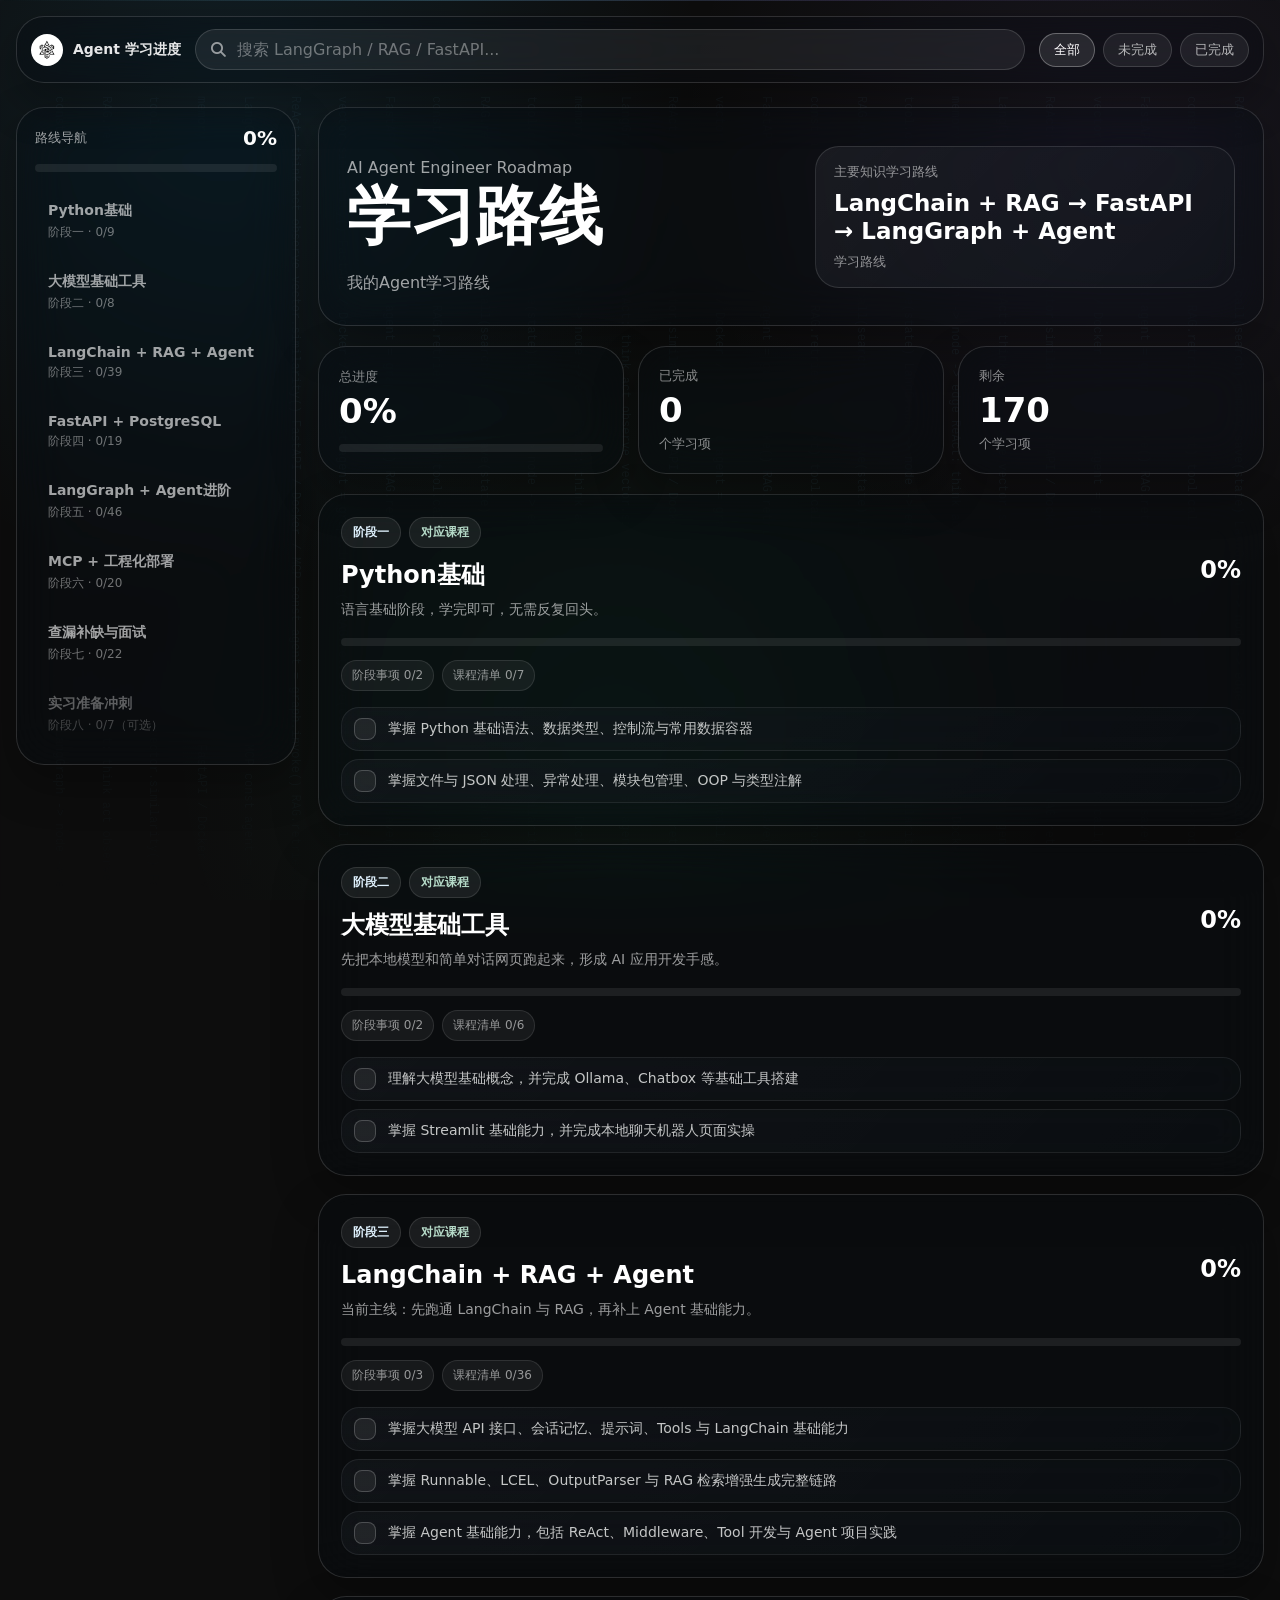
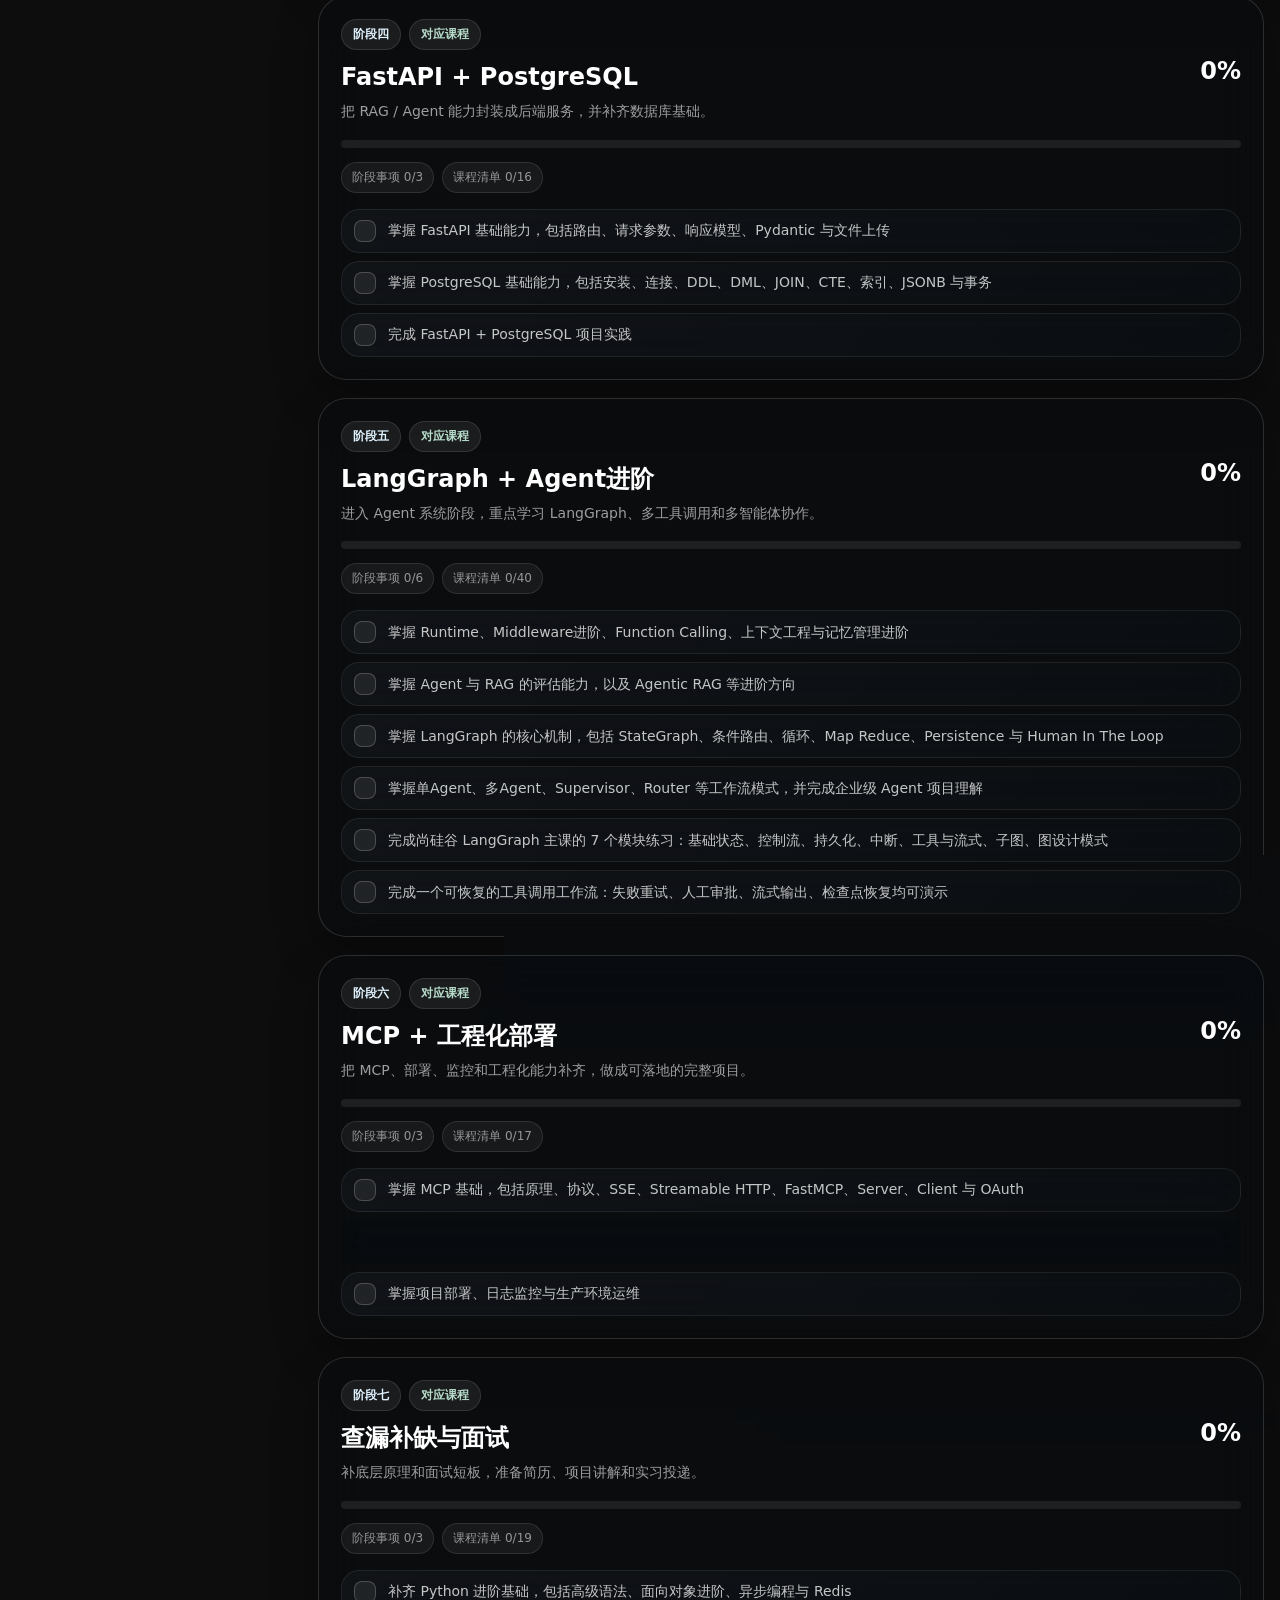
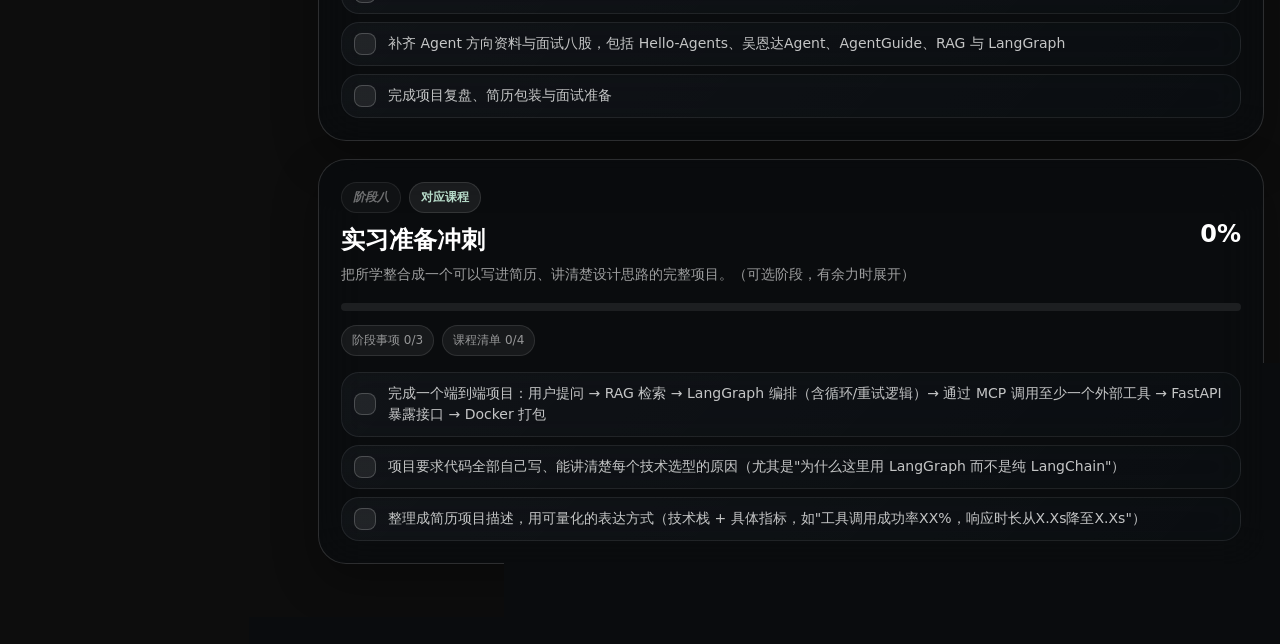
<file: learning/index.html>
<!doctype html>
<html lang="zh-CN">
  <head>
    <meta charset="UTF-8" />
    <meta name="viewport" content="width=device-width, initial-scale=1.0" />
    <title id="pageTitle">Agent 学习进度看板</title>
    <link rel="icon" href="/img/favicon.ico" />
    <link rel="stylesheet" href="https://cdnjs.cloudflare.com/ajax/libs/font-awesome/6.5.2/css/all.min.css" />
    <link rel="stylesheet" href="./styles.css" />
  </head>
  <body>
    <div class="background" aria-hidden="true">
      <div class="texture"></div>
      <div class="code-rain" id="codeRain"></div>
      <div class="top-beam"></div>
    </div>

    <header class="topbar glass-pill">
      <a class="brand" href="https://www.pdxstudio.top/">
        <span class="brand-mark">
          <img src="/img/favicon.ico" alt="" />
        </span>
        <span id="brandText">Agent 学习进度</span>
      </a>

      <label class="search-box" id="searchBox" aria-label="搜索课程">
        <i class="fa-solid fa-magnifying-glass" aria-hidden="true"></i>
        <input id="searchInput" type="search" placeholder="搜索 LangGraph / RAG / FastAPI..." />
      </label>

      <div class="top-actions">
        <button class="chip active" data-filter="all" id="filterAllText" type="button">全部</button>
        <button class="chip" data-filter="todo" id="filterTodoText" type="button">未完成</button>
        <button class="chip" data-filter="done" id="filterDoneText" type="button">已完成</button>
      </div>
    </header>

    <main class="app-shell">
      <aside class="sidebar glass-panel">
        <div class="side-title">
          <span id="sideTitleText">路线导航</span>
          <strong id="sideProgress">0%</strong>
        </div>
        <div class="side-progress">
          <span id="sideProgressBar"></span>
        </div>
        <nav id="sideNav" class="side-nav" aria-label="学习阶段导航"></nav>
      </aside>

      <section class="content">
        <section class="dashboard">
          <article class="hero-panel glass-panel">
            <div>
              <p class="eyebrow" id="heroEyebrowText">AI Agent Engineer Roadmap</p>
              <h1 id="heroTitleText">学习路线</h1>
              <p id="heroDescText">我的Agent学习路线</p>
            </div>
            <div class="focus-card">
              <span id="focusLabelText">主要知识学习路线</span>
              <strong id="focusValueText">LangChain + RAG → FastAPI → LangGraph + Agent</strong>
              <small id="focusCaptionText">学习路线</small>
            </div>
          </article>

          <div class="stats-grid">
            <article class="stat-card glass-card">
              <span id="overallLabelText">总进度</span>
              <strong id="overallPercent">0%</strong>
              <div class="mini-bar"><i id="overallBar"></i></div>
            </article>
            <article class="stat-card glass-card">
              <span id="doneLabelText">已完成</span>
              <strong id="doneCount">0</strong>
              <small id="doneCaptionText">个学习项</small>
            </article>
            <article class="stat-card glass-card">
              <span id="todoLabelText">剩余</span>
              <strong id="todoCount">0</strong>
              <small id="todoCaptionText">个学习项</small>
            </article>
          </div>
        </section>

        <section id="moduleList" class="module-list" aria-label="详细学习路线"></section>
      </section>
    </main>

    <div class="modal-backdrop" id="detailModal" aria-hidden="true">
      <section class="detail-modal glass-panel" role="dialog" aria-modal="true" aria-labelledby="modalTitle">
        <button class="modal-close" id="modalClose" type="button" aria-label="关闭课程清单">
          <i class="fa-solid fa-xmark" aria-hidden="true"></i>
        </button>
        <div class="modal-head">
          <span id="modalPhase">阶段</span>
          <h2 id="modalTitle">课程清单</h2>
          <p id="modalDesc"></p>
          <div class="modal-progress">
            <i id="modalProgressBar"></i>
          </div>
          <small id="modalProgressText">0/0</small>
        </div>
        <div class="detail-list" id="detailList"></div>
      </section>
    </div>

    <script src="./script.js"></script>
  <script src="/site-status.js?v=20261120-gitea" defer></script>
</body>
</html>
</file>
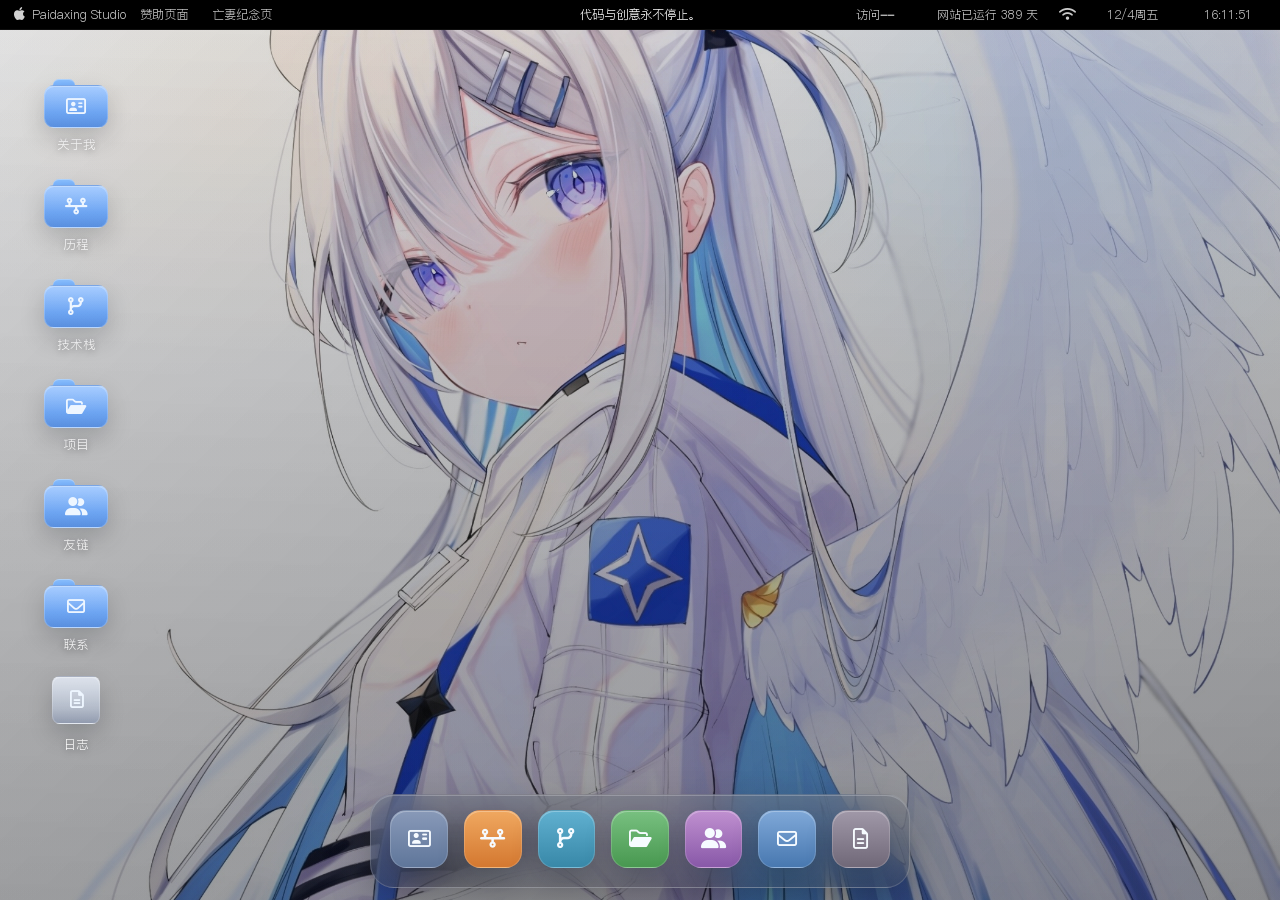
<file: MacPage/index.html>
<!doctype html>
<html lang="zh-CN">
  <head>
    <meta charset="UTF-8" />
    <meta name="viewport" content="width=device-width, initial-scale=1.0" />
    <title>MacPage | Paidaxing Studio</title>
    <meta
      name="description"
      content="Paidaxing Studio 的 macOS 桌面风格个人主页。"
    />
    <link rel="icon" href="assets/favicon.ico" type="image/x-icon" />
    <link
      rel="preload"
      href="assets/Mac.ttf"
      as="font"
      type="font/ttf"
      crossorigin
    />
    <link
      rel="stylesheet"
      href="https://cdnjs.cloudflare.com/ajax/libs/font-awesome/6.5.1/css/all.min.css"
    />
    <link rel="stylesheet" href="styles.css" />
  </head>
  <body>
    <div class="wallpaper-shade"></div>

    <header class="menu-bar">
      <div class="menu-left">
        <button class="apple-button" id="appleButton" aria-label="打开关于我">
          <i class="fa-brands fa-apple"></i>
        </button>
        <span class="menu-title" id="menuTitle">Paidaxing Studio</span>
        <a class="menu-link" href="../pay">赞助页面</a>
        <a class="menu-link" href="https://kanata.pdxstudio.top/">亡妻纪念页</a>
      </div>

      <div class="menu-center">
        <span class="menu-hitokoto" id="hitokotoText">一言加载中...</span>
      </div>

      <div class="menu-right">
        <span class="menu-box menu-box-pv"
          >访问 <strong id="busuanzi_value_site_pv">--</strong></span
        >
        <span class="menu-box menu-box-runtime" id="runtimeText"
          >网站已运行 -- 天</span
        >
        <span class="menu-box menu-box-icon" aria-label="Wi-Fi"
          ><i class="fa-solid fa-wifi"></i
        ></span>
        <span class="menu-box menu-box-date" id="dateText">--</span>
        <span class="menu-box menu-box-time" id="clockText">--:--:--</span>
      </div>
    </header>

    <main class="desktop" id="desktop">
      <section class="desktop-icons" id="desktopIcons" aria-label="桌面应用">
        <button class="desktop-icon" data-app-key="about" data-open-app="about">
          <span class="desktop-badge badge-folder">
            <span class="badge-top"></span>
            <span class="badge-face"
              ><i class="fa-regular fa-address-card"></i
            ></span>
          </span>
          <span class="icon-label">关于我</span>
        </button>

        <button
          class="desktop-icon"
          data-app-key="journey"
          data-open-app="journey"
        >
          <span class="desktop-badge badge-folder">
            <span class="badge-top"></span>
            <span class="badge-face"><i class="fa-solid fa-timeline"></i></span>
          </span>
          <span class="icon-label">历程</span>
        </button>

        <button class="desktop-icon" data-app-key="stack" data-open-app="stack">
          <span class="desktop-badge badge-folder">
            <span class="badge-top"></span>
            <span class="badge-face"
              ><i class="fa-solid fa-code-branch"></i
            ></span>
          </span>
          <span class="icon-label">技术栈</span>
        </button>

        <button
          class="desktop-icon"
          data-app-key="projects"
          data-open-app="projects"
        >
          <span class="desktop-badge badge-folder">
            <span class="badge-top"></span>
            <span class="badge-face"
              ><i class="fa-regular fa-folder-open"></i
            ></span>
          </span>
          <span class="icon-label">项目</span>
        </button>

        <button
          class="desktop-icon"
          data-app-key="friends"
          data-open-app="friends"
        >
          <span class="desktop-badge badge-folder">
            <span class="badge-top"></span>
            <span class="badge-face"
              ><i class="fa-solid fa-user-group"></i
            ></span>
          </span>
          <span class="icon-label">友链</span>
        </button>

        <button
          class="desktop-icon"
          data-app-key="contact"
          data-open-app="contact"
        >
          <span class="desktop-badge badge-folder">
            <span class="badge-top"></span>
            <span class="badge-face"
              ><i class="fa-regular fa-envelope"></i
            ></span>
          </span>
          <span class="icon-label">联系</span>
        </button>

        <button class="desktop-icon" data-app-key="log" data-open-app="log">
          <span class="desktop-badge badge-doc">
            <span class="badge-face"
              ><i class="fa-regular fa-file-lines"></i
            ></span>
          </span>
          <span class="icon-label">日志</span>
        </button>
      </section>

      <section
        class="window-layer"
        id="windowLayer"
        aria-live="polite"
      ></section>
    </main>

    <footer class="dock-wrap">
      <div class="dock" id="dock">
        <div class="dock-pinned" id="dockPinned"></div>
        <div class="dock-separator" id="dockSeparator" aria-hidden="true"></div>
        <div class="dock-minimized" id="dockMinimized"></div>
      </div>
    </footer>

    <template id="windowTemplate">
      <article class="mac-window" role="dialog" aria-modal="false">
        <div class="window-titlebar">
          <div class="traffic-lights">
            <button
              class="traffic close"
              data-action="close"
              aria-label="关闭窗口"
            ></button>
            <button
              class="traffic minimize"
              data-action="minimize"
              aria-label="最小化窗口"
            ></button>
            <button
              class="traffic maximize"
              data-action="maximize"
              aria-label="放大或还原窗口"
            ></button>
          </div>
          <div class="window-title-meta"></div>
        </div>
        <div class="window-content"></div>
      </article>
    </template>

    <div class="context-menu" id="contextMenu" aria-hidden="true">
      <div class="context-menu-inner" id="contextMenuInner"></div>
    </div>

    <script
      async
      src="https://busuanzi.ibruce.info/busuanzi/2.3/busuanzi.pure.mini.js"
    ></script>
    <script src="script.js"></script>
  <script src="/site-status.js?v=20261120-gitea" defer></script>
</body>
</html>
</file>
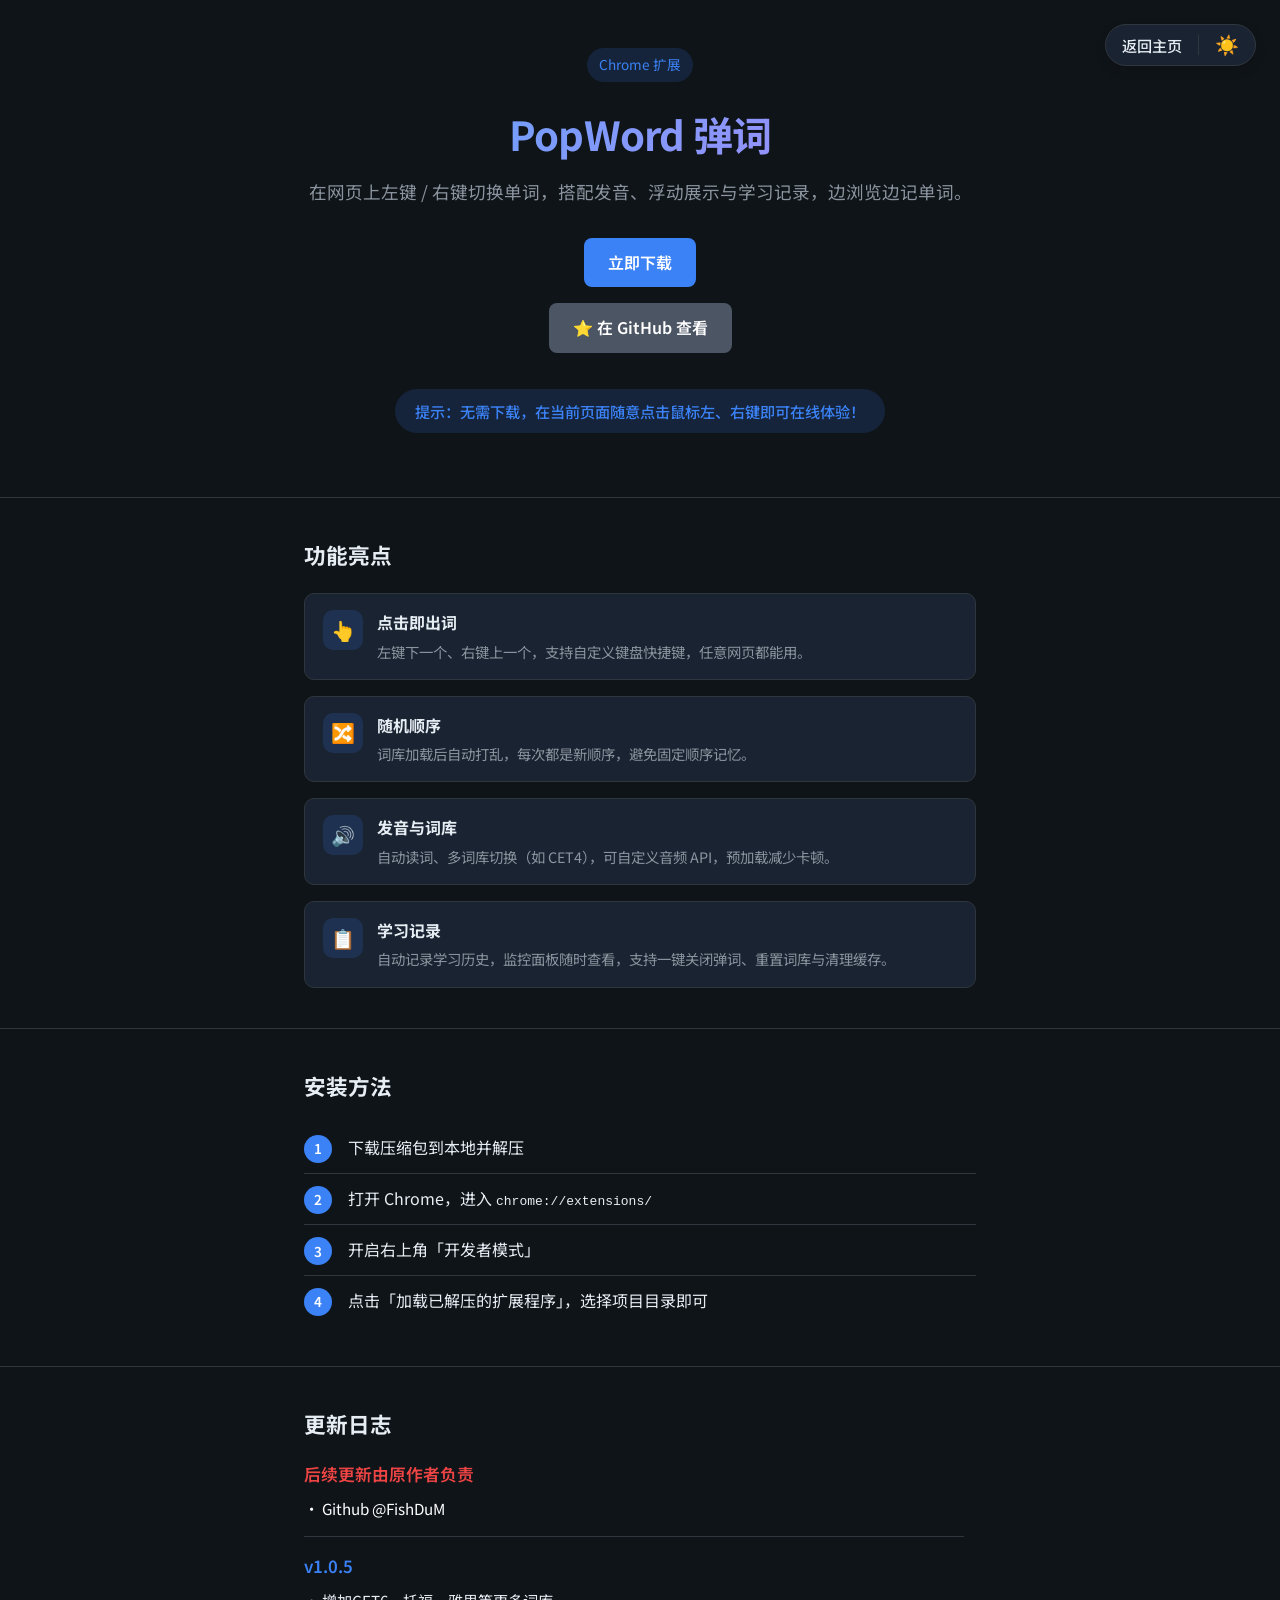
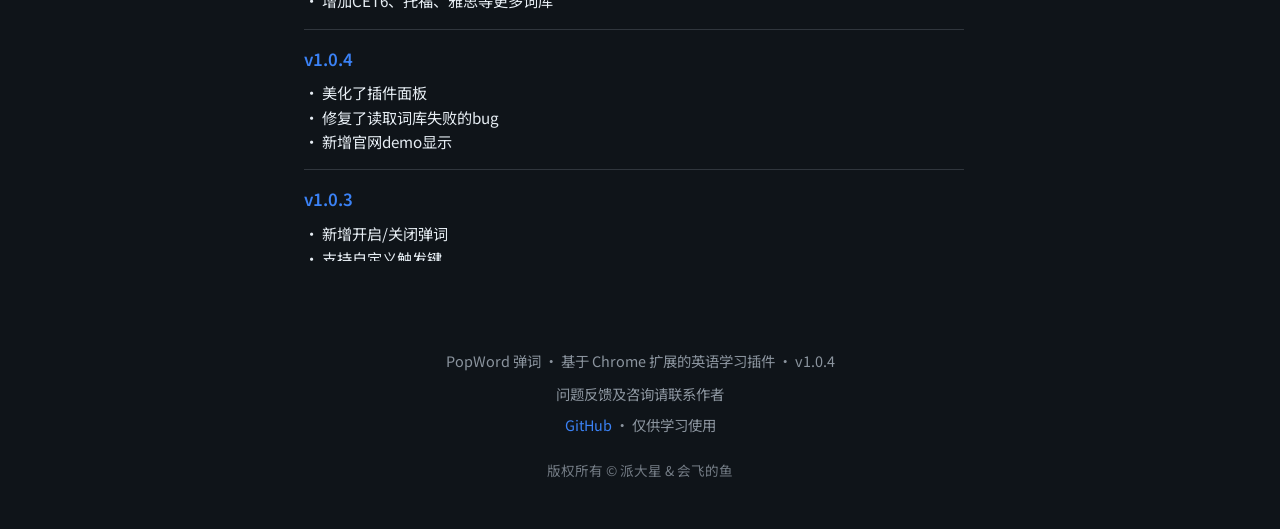
<file: popword/index.html>
<!doctype html>
<html lang="zh-CN">
  <head>
    <meta charset="UTF-8" />
    <meta name="viewport" content="width=device-width, initial-scale=1" />
    <title>PopWord 弹词 - 边浏览网页边记单词</title>
    <link rel="preconnect" href="https://fonts.googleapis.com" />
    <link rel="preconnect" href="https://fonts.gstatic.com" crossorigin />
    <link
      href="https://fonts.googleapis.com/css2?family=Noto+Sans+SC:wght@400;500;600;700&display=swap"
      rel="stylesheet"
    />
    <link rel="icon" href="https://fishdum.github.io/images/logo_white.png" />
    <style>
      :root {
        --bg: #0f1419;
        --surface: #1a2332;
        --accent: #3b82f6;
        --accent-soft: rgba(59, 130, 246, 0.15);
        --green: #22c55e;
        --text: #e6edf3;
        --text-muted: #8b949e;
        --border: #30363d;
      }

      body.light-mode {
        --bg: #f8fafc;
        --surface: #ffffff;
        --accent: #2563eb;
        --accent-soft: rgba(37, 99, 235, 0.1);
        --text: #0f1419;
        --text-muted: #64748b;
        --border: #e2e8f0;
      }

      * {
        box-sizing: border-box;
        margin: 0;
        padding: 0;
      }
      body {
        font-family:
          "Noto Sans SC",
          -apple-system,
          sans-serif;
        background: var(--bg);
        color: var(--text);
        line-height: 1.6;
        min-height: 100vh;
        transition:
          background-color 0.3s,
          color 0.3s;
      }

      .top-controls {
        position: absolute;
        top: 24px;
        right: 24px;
        display: flex;
        align-items: center;
        background: var(--surface);
        border: 1px solid var(--border);
        border-radius: 999px;
        overflow: hidden;
        z-index: 100;
        box-shadow: 0 4px 12px rgba(0, 0, 0, 0.1);
        transition:
          transform 0.2s ease,
          box-shadow 0.2s ease;
      }
      .top-controls:hover {
        transform: translateY(-2px);
        box-shadow: 0 6px 16px rgba(0, 0, 0, 0.15);
      }

      .nav-home {
        padding: 8px 16px;
        color: var(--text);
        text-decoration: none;
        font-size: 0.95rem;
        font-weight: 500;
        display: flex;
        align-items: center;
        gap: 6px;
        transition: background-color 0.2s;
      }
      .nav-home:hover {
        background-color: var(--accent-soft);
      }

      .control-divider {
        width: 1px;
        height: 20px;
        background-color: var(--border);
      }

      .theme-toggle {
        padding: 8px 16px;
        background: transparent;
        border: none;
        color: var(--text);
        font-size: 1.2rem;
        cursor: pointer;
        display: flex;
        align-items: center;
        justify-content: center;
        transition: background-color 0.2s;
      }
      .theme-toggle:hover {
        background-color: var(--accent-soft);
      }

      .container {
        max-width: 720px;
        margin: 0 auto;
        padding: 0 24px;
      }
      header {
        padding: 48px 0 64px;
        text-align: center;
        position: relative;
      }
      .logo {
        font-size: 2.5rem;
        font-weight: 700;
        letter-spacing: -0.02em;
        margin-bottom: 12px;
        background: linear-gradient(135deg, #60a5fa, #a78bfa);
        -webkit-background-clip: text;
        -webkit-text-fill-color: transparent;
        background-clip: text;
      }

      body.light-mode .logo {
        background: linear-gradient(135deg, #2563eb, #7c3aed);
        -webkit-background-clip: text;
        -webkit-text-fill-color: transparent;
        background-clip: text;
      }

      .tagline {
        font-size: 1.1rem;
        color: var(--text-muted);
        margin-bottom: 32px;
        font-weight: 400;
      }
      .cta {
        display: inline-flex;
        align-items: center;
        justify-content: center;
        gap: 8px;
        padding: 12px 24px;
        background: var(--accent);
        color: #fff;
        text-decoration: none;
        border-radius: 8px;
        font-weight: 600;
        font-size: 1rem;
        transition:
          transform 0.15s,
          box-shadow 0.15s;
      }
      .cta:hover {
        transform: translateY(-1px);
        box-shadow: 0 8px 24px var(--accent-soft);
      }
      .cta.secondary {
        background: var(--surface);
        color: var(--text);
        border: 1px solid var(--border);
      }
      .cta.secondary:hover {
        box-shadow: 0 4px 16px rgba(0, 0, 0, 0.2);
      }

      .cta.gray {
        background: #4b5563;
        color: #fff;
      }
      .cta.gray:hover {
        box-shadow: 0 8px 24px rgba(75, 85, 99, 0.35);
      }

      .hero-badge {
        display: inline-block;
        padding: 6px 12px;
        background: var(--accent-soft);
        color: var(--accent);
        border-radius: 999px;
        font-size: 0.85rem;
        margin-bottom: 20px;
      }

      .demo-hint {
        display: inline-flex;
        align-items: center;
        margin-top: 36px;
        padding: 10px 20px;
        background: var(--accent-soft);
        color: var(--accent);
        border-radius: 999px;
        font-size: 0.95rem;
        font-weight: 500;
        animation: pulse 2s infinite;
        cursor: default;
      }
      @keyframes pulse {
        0% {
          box-shadow: 0 0 0 0 rgba(59, 130, 246, 0.4);
        }
        70% {
          box-shadow: 0 0 0 10px rgba(59, 130, 246, 0);
        }
        100% {
          box-shadow: 0 0 0 0 rgba(59, 130, 246, 0);
        }
      }

      section {
        padding: 40px 0;
        border-top: 1px solid var(--border);
      }
      section h2 {
        font-size: 1.35rem;
        margin-bottom: 20px;
        color: var(--text);
      }
      .features {
        display: grid;
        gap: 16px;
      }
      .feature {
        display: flex;
        align-items: flex-start;
        gap: 14px;
        padding: 16px 18px;
        background: var(--surface);
        border-radius: 10px;
        border: 1px solid var(--border);
        transition:
          background-color 0.3s,
          border-color 0.3s;
      }
      .feature-icon {
        width: 40px;
        height: 40px;
        border-radius: 10px;
        background: var(--accent-soft);
        color: var(--accent);
        display: flex;
        align-items: center;
        justify-content: center;
        font-size: 1.2rem;
        flex-shrink: 0;
      }
      .feature h3 {
        font-size: 1rem;
        margin-bottom: 4px;
      }
      .feature p {
        font-size: 0.9rem;
        color: var(--text-muted);
      }

      .steps {
        list-style: none;
        counter-reset: step;
      }
      .steps li {
        counter-increment: step;
        padding: 12px 0 12px 44px;
        position: relative;
        border-bottom: 1px solid var(--border);
      }
      .steps li:last-child {
        border-bottom: none;
      }
      .steps li::before {
        content: counter(step);
        position: absolute;
        left: 0;
        width: 28px;
        height: 28px;
        background: var(--accent);
        color: #fff;
        border-radius: 50%;
        display: flex;
        align-items: center;
        justify-content: center;
        font-size: 0.85rem;
        font-weight: 600;
      }

      .changelog-box {
        max-height: 400px;
        overflow-y: auto;
        padding-right: 12px;
      }

      .changelog-box::-webkit-scrollbar {
        width: 6px;
      }
      .changelog-box::-webkit-scrollbar-track {
        background: transparent;
      }
      .changelog-box::-webkit-scrollbar-thumb {
        background: var(--border);
        border-radius: 10px;
      }
      .changelog-box::-webkit-scrollbar-thumb:hover {
        background: var(--text-muted);
      }

      .changelog-list {
        list-style: none;
      }
      .changelog-list li {
        padding: 16px 0;
        border-bottom: 1px solid var(--border);
      }
      .changelog-list li:first-child {
        padding-top: 0;
      }
      .changelog-list li:last-child {
        padding-bottom: 0;
        border-bottom: none;
      }

      .version-header {
        display: flex;
        align-items: baseline;
        gap: 12px;
        margin-bottom: 8px;
      }

      .version-badge {
        font-size: 1.05rem;
        font-weight: 600;
      }

      .blue {
        color: var(--accent);
      }
      .red {
        color: #ef4444;
      }
      .changelog-list p {
        font-size: 0.95rem;
        color: var(--text);
        line-height: 1.6;
      }

      footer {
        padding: 48px 0;
        text-align: center;
        color: var(--text-muted);
        font-size: 0.9rem;
      }
      footer a {
        color: var(--accent);
        text-decoration: none;
      }
      footer a:hover {
        text-decoration: underline;
      }

      .btn-group {
        display: flex;
        flex-direction: column;
        align-items: center;
        gap: 16px;
        margin-top: 24px;
      }

      .copyright {
        margin-top: 24px;
        font-size: 0.85rem;
        color: var(--text-muted);
        opacity: 0.8;
      }

      @media (max-width: 600px) {
        .top-controls {
          position: relative;
          top: 0;
          right: 0;
          margin: 24px auto 0;
          width: max-content;
        }
        header {
          padding-top: 32px;
        }
        .demo-hint {
          font-size: 0.85rem;
          padding: 8px 16px;
        }
      }
    </style>
  </head>
  <body>
    <div class="top-controls">
      <a href="https://www.pdxstudio.top/" class="nav-home" title="返回主页"
        >返回主页</a
      >
      <div class="control-divider"></div>
      <button id="theme-toggle" class="theme-toggle" title="切换日间/夜间模式">
        ☀️
      </button>
    </div>

    <header>
      <div class="container">
        <span class="hero-badge">Chrome 扩展</span>
        <h1 class="logo">PopWord 弹词</h1>
        <p class="tagline">
          在网页上左键 /
          右键切换单词，搭配发音、浮动展示与学习记录，边浏览边记单词。
        </p>
        <div class="btn-group">
          <a href="https://www.pdxstudio.top/popword/PopWord_1.0.5.zip" class="cta" target="_self" rel="noopener"
            >立即下载</a
          >
          <a
            href="https://github.com/FishDuM/PopWord"
            class="cta gray"
            target="_blank"
            rel="noopener"
            >⭐ 在 GitHub 查看</a
          >
        </div>
        <div>
          <span class="demo-hint"
            >
            提示：无需下载，在当前页面随意点击鼠标左、右键即可在线体验！</span
          >
        </div>
      </div>
    </header>

    <section>
      <div class="container">
        <h2>功能亮点</h2>
        <div class="features">
          <div class="feature">
            <div class="feature-icon">👆</div>
            <div>
              <h3>点击即出词</h3>
              <p>
                左键下一个、右键上一个，支持自定义键盘快捷键，任意网页都能用。
              </p>
            </div>
          </div>
          <div class="feature">
            <div class="feature-icon">🔀</div>
            <div>
              <h3>随机顺序</h3>
              <p>词库加载后自动打乱，每次都是新顺序，避免固定顺序记忆。</p>
            </div>
          </div>
          <div class="feature">
            <div class="feature-icon">🔊</div>
            <div>
              <h3>发音与词库</h3>
              <p>
                自动读词、多词库切换（如 CET4），可自定义音频
                API，预加载减少卡顿。
              </p>
            </div>
          </div>
          <div class="feature">
            <div class="feature-icon">📋</div>
            <div>
              <h3>学习记录</h3>
              <p>
                自动记录学习历史，监控面板随时查看，支持一键关闭弹词、重置词库与清理缓存。
              </p>
            </div>
          </div>
        </div>
      </div>
    </section>

    <section id="install">
      <div class="container">
        <h2>安装方法</h2>
        <ol class="steps">
          <li>下载压缩包到本地并解压</li>
          <li>打开 Chrome，进入 <code>chrome://extensions/</code></li>
          <li>开启右上角「开发者模式」</li>
          <li>点击「加载已解压的扩展程序」，选择项目目录即可</li>
        </ol>
      </div>
    </section>

    <section id="changelog">
      <div class="container">
        <h2>更新日志</h2>
        <div class="changelog-box">
          <ul class="changelog-list">
            <li>
                <div class="version-header">
                <span class="version-badge red">后续更新由原作者负责</span>
              </div>
              <p style="color: white;">
  • Github  @<a class="author" href="https://github.com/FishDuM" target="_blank" style="color: white; text-decoration: none;">FishDuM</a>
</p>
            </li>
            
            <li>
              <div class="version-header">
                <span class="version-badge blue">v1.0.5</span>
              </div>
              <p>
                • 增加CET6、托福、雅思等更多词库
              </p>
            </li>

            <li>
              <div class="version-header">
                <span class="version-badge blue">v1.0.4</span>
              </div>
              <p>
                • 美化了插件面板<br />• 修复了读取词库失败的bug<br />•
                新增官网demo显示
              </p>
            </li>

            <li>
              <div class="version-header">
                <span class="version-badge blue">v1.0.3</span>
              </div>
              <p>
                • 新增开启/关闭弹词<br />• 支持自定义触发键<br />•
                修复错误的图标格式
              </p>
            </li>

            <li>
              <div class="version-header">
                <span class="version-badge blue">v1.0.2</span>
              </div>
              <p>
                • 优化了音频预加载逻辑，切换单词时发音更流畅。<br />•
                修改了部分错别字和提示文案。
              </p>
            </li>

            <li>
              <div class="version-header">
                <span class="version-badge blue">v1.0.1</span>
              </div>
              <p>• 建立PopWord官网<br />• 为扩展上传ico图标</p>
            </li>

            <li>
              <div class="version-header">
                <span class="version-badge blue">v1.0.0</span>
              </div>
              <p>
                • PopWord 弹词首个版本正式在 GitHub 开源发布！<br />•
                支持基础的发音、四级词库、随机出词等核心功能。
              </p>
            </li>
          </ul>
        </div>
      </div>
    </section>

    <footer>
      <div class="container">
        <p style="margin-bottom: 10px">
          PopWord 弹词 · 基于 Chrome 扩展的英语学习插件 ·  v1.0.4
        </p>
        <p>问题反馈及咨询请联系作者</p>
        <p style="margin-top: 8px">
          <a href="https://github.com/FishDuM">GitHub</a> · 仅供学习使用
        </p>
        <p class="copyright">版权所有 &copy; 派大星 & 会飞的鱼</p>
      </div>
    </footer>

    <script src="./popword.js"></script>
    <script>
      const themeToggleBtn = document.getElementById("theme-toggle");
      const body = document.body;

      const currentTheme = localStorage.getItem("theme");

      if (currentTheme === "light") {
        body.classList.add("light-mode");
        themeToggleBtn.textContent = "🌙";
      }

      themeToggleBtn.addEventListener("click", () => {
        body.classList.toggle("light-mode");

        if (body.classList.contains("light-mode")) {
          themeToggleBtn.textContent = "🌙";
          localStorage.setItem("theme", "light");
        } else {
          themeToggleBtn.textContent = "☀️";
          localStorage.setItem("theme", "dark");
        }
      });
    </script>
  <script src="/site-status.js?v=20261120-gitea" defer></script>
</body>
</html>
</file>
<file: learning/styles.css>
:root {
  color-scheme: dark;
  --bg: #0d0d0d;
  --panel: rgba(8, 12, 18, 0.34);
  --panel-dark: rgba(0, 0, 0, 0.36);
  --line: rgba(255, 255, 255, 0.14);
  --line-strong: rgba(255, 255, 255, 0.3);
  --text: rgba(255, 255, 255, 0.9);
  --muted: rgba(255, 255, 255, 0.6);
  --faint: rgba(255, 255, 255, 0.42);
  --blue: #38bdf8;
  --green: #34d399;
  --purple: #a78bfa;
  --deep-blue: #0f172a;
  --shadow-glow: 0 18px 46px rgba(0, 0, 0, 0.3);
  --button-glow: 0 0 24px rgba(255, 255, 255, 0.34);
}

* {
  box-sizing: border-box;
}

html {
  scroll-behavior: smooth;
}

body {
  min-height: 100vh;
  margin: 0;
  overflow-x: hidden;
  background: var(--bg);
  color: var(--text);
  font-family:
    Inter,
    ui-sans-serif,
    system-ui,
    -apple-system,
    BlinkMacSystemFont,
    "Segoe UI",
    "Microsoft YaHei",
    sans-serif;
}

button,
input {
  font: inherit;
}

button {
  cursor: pointer;
}

body.modal-open {
  overflow: hidden;
}

a {
  color: inherit;
  text-decoration: none;
}

.background,
.texture,
.code-rain,
.top-beam {
  pointer-events: none;
  position: fixed;
  inset: 0;
}

.background {
  z-index: -10;
  background:
    radial-gradient(
      circle at 18% 12%,
      rgba(56, 189, 248, 0.1),
      transparent 30rem
    ),
    radial-gradient(
      circle at 88% 16%,
      rgba(167, 139, 250, 0.08),
      transparent 28rem
    ),
    radial-gradient(
      circle at 48% 82%,
      rgba(52, 211, 153, 0.06),
      transparent 28rem
    ),
    #0d0d0d;
}

.texture {
  opacity: 0.12;
  background-image:
    linear-gradient(
      180deg,
      rgba(56, 189, 248, 0.06) 0 1px,
      transparent 1px 36px
    ),
    linear-gradient(
      90deg,
      rgba(167, 139, 250, 0.05) 0 1px,
      transparent 1px 44px
    );
}

.code-rain {
  display: grid;
  grid-template-columns: repeat(26, minmax(24px, 1fr));
  gap: 10px;
  padding: 6rem 2rem 2rem;
  overflow: hidden;
  opacity: 0.055;
  color: #7dd3fc;
  font-family: "SFMono-Regular", Consolas, "Liberation Mono", monospace;
  font-size: 12px;
  line-height: 1.8;
  mask-image: linear-gradient(
    to bottom,
    transparent,
    black 14%,
    black 80%,
    transparent
  );
}

.code-column {
  writing-mode: vertical-rl;
  white-space: nowrap;
  animation: drift 18s linear infinite;
  animation-delay: var(--delay);
}

.top-beam {
  bottom: auto;
  height: 1px;
  background: linear-gradient(
    90deg,
    transparent,
    rgba(125, 211, 252, 0.24),
    rgba(167, 139, 250, 0.16),
    transparent
  );
}

@keyframes drift {
  from {
    transform: translateY(-20%);
  }
  to {
    transform: translateY(20%);
  }
}

.glass-pill,
.glass-card,
.glass-panel {
  border: 1px solid var(--line);
  background: rgba(8, 12, 18, 0.34);
  box-shadow: var(--shadow-glow);
  backdrop-filter: blur(24px) saturate(150%);
  -webkit-backdrop-filter: blur(24px) saturate(150%);
  position: relative;
  overflow: hidden;
}

.glass-card,
.glass-panel {
  border-radius: 28px;
  transition:
    transform 300ms ease,
    border-color 300ms ease,
    background 300ms ease,
    box-shadow 300ms ease;
}

.glass-card:hover,
.module-card:hover {
  transform: translateY(-4px);
  border-color: var(--line-strong);
  box-shadow: 0 20px 54px rgba(0, 0, 0, 0.34);
}

.topbar {
  position: sticky;
  top: 16px;
  z-index: 50;
  display: grid;
  width: calc(100% - 32px);
  grid-template-columns: auto minmax(280px, 1fr) auto;
  align-items: center;
  gap: 14px;
  margin: 16px auto 0;
  border-radius: 28px;
  background: rgba(8, 12, 18, 0.38);
  padding: 12px 14px;
}

.brand,
.brand-mark,
.search-box,
.top-actions,
.chip,
.side-title,
.module-meta,
.module-header,
.task-row,
.task-check,
.stat-card,
.phase-pill {
  display: flex;
  align-items: center;
}

.topbar > *,
.sidebar > *,
.hero-panel > *,
.stats-grid > *,
.module-card > *,
.glass-card > *,
.glass-panel > * {
  position: relative;
  z-index: 1;
}

.brand {
  gap: 10px;
  white-space: nowrap;
  font-size: 14px;
  font-weight: 700;
}

.brand-mark {
  width: 32px;
  height: 32px;
  justify-content: center;
  border-radius: 999px;
  background: #fff;
  color: #000;
}

.brand-mark img {
  width: 20px;
  height: 20px;
  display: block;
  object-fit: contain;
}

.search-box {
  min-width: 0;
  gap: 10px;
  border: 1px solid var(--line);
  border-radius: 999px;
  background: rgba(255, 255, 255, 0.07);
  padding: 0 14px;
  color: rgba(255, 255, 255, 0.55);
}

.search-box i {
  flex: 0 0 auto;
  width: 17px;
  text-align: center;
  font-size: 15px;
}

.search-box input {
  width: 100%;
  min-width: 0;
  border: 0;
  outline: 0;
  background: transparent;
  padding: 10px 0;
  color: #fff;
}

.search-box input::placeholder {
  color: rgba(255, 255, 255, 0.38);
}

.top-actions {
  gap: 8px;
}

.chip {
  border: 1px solid var(--line);
  background: rgba(255, 255, 255, 0.07);
  color: rgba(255, 255, 255, 0.68);
  transition:
    border-color 220ms ease,
    color 220ms ease,
    background 220ms ease,
    transform 220ms ease;
}

.chip {
  height: 34px;
  justify-content: center;
  border-radius: 999px;
  padding: 0 14px;
  font-size: 13px;
}

.chip.active,
.chip:hover {
  border-color: var(--line-strong);
  background: rgba(255, 255, 255, 0.1);
  color: #fff;
}

.local-badge {
  height: 36px;
  display: inline-flex;
  align-items: center;
  justify-content: center;
  border-radius: 999px;
  border: 1px solid rgba(125, 211, 252, 0.22);
  background: rgba(125, 211, 252, 0.08);
  padding: 0 13px;
  color: rgba(224, 242, 254, 0.82);
  font-size: 13px;
}

.local-badge[data-mode="remote"] {
  border-color: rgba(52, 211, 153, 0.24);
  background: rgba(52, 211, 153, 0.08);
  color: rgba(209, 250, 229, 0.86);
}

.local-badge[data-mode="syncing"] {
  border-color: rgba(125, 211, 252, 0.24);
  background: rgba(125, 211, 252, 0.08);
  color: rgba(224, 242, 254, 0.86);
}

.app-shell {
  display: grid;
  width: calc(100% - 32px);
  grid-template-columns: 280px minmax(0, 1fr);
  gap: 22px;
  margin: 24px auto 80px;
}

.sidebar {
  position: sticky;
  top: 96px;
  align-self: start;
  padding: 18px;
}

.side-title {
  justify-content: space-between;
  gap: 12px;
  color: rgba(255, 255, 255, 0.62);
  font-size: 13px;
}

.side-title strong {
  color: #fff;
  font-size: 20px;
}

.side-progress,
.mini-bar,
.module-progress {
  overflow: hidden;
  border-radius: 999px;
  background: rgba(255, 255, 255, 0.08);
}

.side-progress {
  height: 8px;
  margin: 14px 0 18px;
}

.side-progress span,
.mini-bar i,
.module-progress i {
  display: block;
  height: 100%;
  border-radius: inherit;
  background: linear-gradient(90deg, var(--blue), var(--green), var(--purple));
  transition: width 280ms ease;
}

.side-nav {
  display: grid;
  gap: 8px;
}

.side-nav a {
  display: grid;
  gap: 4px;
  border: 1px solid transparent;
  border-radius: 18px;
  padding: 11px 12px;
  color: rgba(255, 255, 255, 0.62);
  transition:
    background 220ms ease,
    border-color 220ms ease,
    color 220ms ease;
}

.side-nav a:hover {
  border-color: var(--line);
  background: rgba(255, 255, 255, 0.06);
  color: #fff;
}

.side-nav strong {
  color: inherit;
  font-size: 14px;
}

.side-nav span {
  color: rgba(255, 255, 255, 0.42);
  font-size: 12px;
}

.content {
  min-width: 0;
}

.dashboard {
  display: grid;
  grid-template-columns: minmax(0, 1fr);
  gap: 20px;
  margin-bottom: 20px;
}

.hero-panel {
  display: grid;
  grid-template-columns: minmax(0, 1fr) minmax(340px, 420px);
  gap: 24px;
  overflow: hidden;
  padding: 28px;
  background: rgba(8, 12, 18, 0.34);
}

.eyebrow {
  margin: 0 0 10px;
  color: rgba(125, 211, 252, 0.88);
  font-size: 13px;
}

.hero-panel h1 {
  max-width: 760px;
  margin: 0;
  color: #fff;
  font-size: clamp(2.2rem, 5vw, 4.7rem);
  font-weight: 760;
  line-height: 1.06;
  letter-spacing: 0;
}

.hero-panel p {
  max-width: 720px;
  margin: 18px 0 0;
  color: rgba(255, 255, 255, 0.62);
  font-size: 16px;
  line-height: 1.8;
}

.focus-card {
  align-self: center;
  min-height: 0;
  border: 1px solid rgba(255, 255, 255, 0.12);
  border-radius: 24px;
  background:
    linear-gradient(
      135deg,
      rgba(255, 255, 255, 0.06),
      rgba(255, 255, 255, 0.02)
    ),
    rgba(8, 12, 18, 0.22);
  padding: 16px 18px;
}

.focus-card span,
.focus-card small {
  display: block;
  color: rgba(255, 255, 255, 0.54);
  font-size: 13px;
}

.focus-card strong {
  display: block;
  margin: 8px 0;
  color: #fff;
  font-size: 23px;
  line-height: 1.22;
}

.stats-grid {
  display: grid;
  grid-template-columns: repeat(3, minmax(0, 1fr));
  gap: 14px;
}

.stat-card {
  min-height: 116px;
  flex-direction: column;
  align-items: flex-start;
  justify-content: center;
  padding: 20px;
}

.stat-card span,
.stat-card small {
  color: rgba(255, 255, 255, 0.52);
  font-size: 13px;
}

.stat-card strong {
  margin: 8px 0;
  color: #fff;
  font-size: 34px;
  line-height: 1;
}

.mini-bar {
  width: 100%;
  height: 8px;
  margin-top: 8px;
}

.module-list {
  display: grid;
  gap: 18px;
}

.module-card {
  border: 1px solid var(--line);
  border-radius: 28px;
  background: rgba(8, 12, 18, 0.34);
  box-shadow: var(--shadow-glow);
  backdrop-filter: blur(24px) saturate(150%);
  -webkit-backdrop-filter: blur(24px) saturate(150%);
  padding: 22px;
  position: relative;
  overflow: hidden;
  scroll-margin-top: 96px;
  transition:
    transform 300ms ease,
    border-color 300ms ease,
    box-shadow 300ms ease;
}

.module-card.hidden {
  display: none;
}

.module-header {
  justify-content: space-between;
  gap: 20px;
  margin-bottom: 16px;
}

.module-title {
  min-width: 0;
}

.pill-row {
  display: flex;
  flex-wrap: wrap;
  gap: 8px;
}

.phase-pill {
  width: fit-content;
  gap: 8px;
  border: 1px solid rgba(255, 255, 255, 0.11);
  border-radius: 999px;
  background: rgba(255, 255, 255, 0.07);
  padding: 6px 11px;
  color: #e0f2fe;
  font-size: 12px;
  font-weight: 650;
  transition:
    border-color 220ms ease,
    background 220ms ease,
    color 220ms ease,
    transform 220ms ease;
}

.course-pill {
  color: rgba(209, 250, 229, 0.86);
}

.phase-pill:hover {
  border-color: rgba(125, 211, 252, 0.42);
  background: rgba(125, 211, 252, 0.12);
  color: #fff;
  transform: translateY(-1px);
}

.module-title h2 {
  margin: 12px 0 8px;
  color: #fff;
  font-size: 24px;
  line-height: 1.25;
}

.module-title p {
  margin: 0;
  color: var(--muted);
  font-size: 14px;
  line-height: 1.7;
}

.module-meta {
  flex: 0 0 auto;
  justify-content: flex-end;
  gap: 10px;
}

.module-percent {
  min-width: 72px;
  color: #fff;
  font-size: 24px;
  font-weight: 750;
  text-align: right;
}

.module-progress {
  height: 8px;
  margin-bottom: 18px;
}

.stage-summary {
  display: flex;
  flex-wrap: wrap;
  gap: 8px;
  margin: -4px 0 16px;
}

.stage-summary span {
  border: 1px solid rgba(255, 255, 255, 0.1);
  border-radius: 999px;
  background: rgba(255, 255, 255, 0.055);
  padding: 6px 10px;
  color: rgba(255, 255, 255, 0.55);
  font-size: 12px;
}

.task-list {
  display: grid;
  gap: 8px;
}

.task-row {
  gap: 12px;
  border: 1px solid rgba(255, 255, 255, 0.08);
  border-radius: 18px;
  background:
    linear-gradient(
      135deg,
      rgba(255, 255, 255, 0.035),
      rgba(255, 255, 255, 0.01)
    ),
    rgba(8, 12, 18, 0.18);
  backdrop-filter: blur(14px);
  -webkit-backdrop-filter: blur(14px);
  padding: 10px 12px;
  color: rgba(255, 255, 255, 0.76);
  transition:
    border-color 220ms ease,
    background 220ms ease,
    color 220ms ease;
}

.task-row:hover {
  border-color: rgba(255, 255, 255, 0.16);
  background: rgba(255, 255, 255, 0.06);
  color: #fff;
}

.task-row.done {
  color: rgba(255, 255, 255, 0.42);
}

.task-row.done .task-text {
  text-decoration: line-through;
}

.task-check {
  position: relative;
  flex: 0 0 auto;
  width: 22px;
  height: 22px;
  justify-content: center;
}

.task-check input {
  position: absolute;
  inset: 0;
  margin: 0;
  cursor: pointer;
  opacity: 0;
}

.task-check input:disabled {
  cursor: not-allowed;
}

.fake-check {
  display: grid;
  width: 22px;
  height: 22px;
  place-items: center;
  border: 1px solid rgba(255, 255, 255, 0.2);
  border-radius: 8px;
  background: rgba(255, 255, 255, 0.07);
  color: transparent;
  transition:
    border-color 200ms ease,
    background 200ms ease,
    color 200ms ease,
    box-shadow 200ms ease;
}

.task-check input:checked + .fake-check {
  border-color: rgba(125, 211, 252, 0.78);
  background: linear-gradient(
    135deg,
    rgba(56, 189, 248, 0.94),
    rgba(52, 211, 153, 0.86),
    rgba(167, 139, 250, 0.82)
  );
  color: #fff;
  box-shadow: none;
}

.fake-check i {
  font-size: 12px;
}

.task-text {
  min-width: 0;
  font-size: 14px;
  line-height: 1.55;
}

.empty-state {
  border: 1px dashed rgba(255, 255, 255, 0.16);
  border-radius: 28px;
  padding: 34px;
  color: rgba(255, 255, 255, 0.55);
  text-align: center;
}

.modal-backdrop {
  position: fixed;
  inset: 0;
  z-index: 100;
  display: none;
  align-items: center;
  justify-content: center;
  background:
    radial-gradient(
      circle at 50% 20%,
      rgba(56, 189, 248, 0.08),
      transparent 32rem
    ),
    rgba(0, 0, 0, 0.62);
  padding: 24px;
  backdrop-filter: blur(10px);
  -webkit-backdrop-filter: blur(10px);
}

.modal-backdrop.open {
  display: flex;
}

.detail-modal {
  position: relative;
  width: min(960px, 100%);
  max-height: min(82vh, 820px);
  display: grid;
  grid-template-rows: auto minmax(0, 1fr);
  overflow: hidden;
  padding: 24px;
}

.modal-close {
  position: absolute;
  top: 18px;
  right: 18px;
  z-index: 3;
  display: grid;
  width: 38px;
  height: 38px;
  place-items: center;
  border: 1px solid rgba(255, 255, 255, 0.12);
  border-radius: 999px;
  background: rgba(255, 255, 255, 0.07);
  color: rgba(255, 255, 255, 0.72);
  transition:
    border-color 220ms ease,
    background 220ms ease,
    color 220ms ease,
    transform 220ms ease;
}

.modal-close:hover {
  border-color: rgba(255, 255, 255, 0.24);
  background: rgba(255, 255, 255, 0.12);
  color: #fff;
  transform: translateY(-1px);
}

.modal-close i {
  font-size: 18px;
}

.modal-head {
  position: relative;
  z-index: 1;
  padding-right: 52px;
}

.modal-head span {
  display: inline-flex;
  border: 1px solid rgba(125, 211, 252, 0.22);
  border-radius: 999px;
  background: rgba(125, 211, 252, 0.08);
  padding: 6px 11px;
  color: rgba(224, 242, 254, 0.86);
  font-size: 12px;
  font-weight: 650;
}

.modal-head h2 {
  margin: 14px 0 8px;
  color: #fff;
  font-size: clamp(1.6rem, 4vw, 2.8rem);
  line-height: 1.15;
}

.modal-head p {
  max-width: 700px;
  margin: 0;
  color: rgba(255, 255, 255, 0.58);
  font-size: 14px;
  line-height: 1.7;
}

.modal-progress {
  overflow: hidden;
  height: 8px;
  margin-top: 18px;
  border-radius: 999px;
  background: rgba(255, 255, 255, 0.08);
}

.modal-progress i {
  display: block;
  height: 100%;
  border-radius: inherit;
  background: linear-gradient(90deg, var(--blue), var(--green), var(--purple));
  transition: width 280ms ease;
}

.modal-head small {
  display: block;
  margin-top: 8px;
  color: rgba(255, 255, 255, 0.45);
  font-size: 12px;
}

.detail-list {
  position: relative;
  z-index: 1;
  display: grid;
  gap: 8px;
  margin-top: 20px;
  overflow: auto;
  padding-right: 6px;
}

.detail-list::-webkit-scrollbar {
  width: 8px;
}

.detail-list::-webkit-scrollbar-thumb {
  border-radius: 999px;
  background: rgba(255, 255, 255, 0.18);
}

.detail-row {
  padding: 11px 12px;
}

.course-group {
  display: grid;
  gap: 10px;
}

.course-group + .course-group {
  margin-top: 14px;
}

.course-group h3 {
  margin: 0;
  color: #fff;
  font-size: 18px;
  line-height: 1.35;
}

.course-link-list {
  display: grid;
  gap: 8px;
}

.course-link {
  display: grid;
  gap: 5px;
  border: 1px solid rgba(255, 255, 255, 0.08);
  border-radius: 18px;
  background:
    linear-gradient(
      135deg,
      rgba(255, 255, 255, 0.035),
      rgba(255, 255, 255, 0.01)
    ),
    rgba(8, 12, 18, 0.18);
  padding: 12px 14px;
  color: rgba(255, 255, 255, 0.82);
  transition:
    border-color 220ms ease,
    background 220ms ease,
    color 220ms ease,
    transform 220ms ease;
}

.course-link:hover {
  border-color: rgba(255, 255, 255, 0.18);
  background: rgba(255, 255, 255, 0.06);
  color: #fff;
  transform: translateY(-1px);
}

.course-link span {
  font-size: 14px;
  line-height: 1.45;
}

.course-link small {
  color: rgba(255, 255, 255, 0.42);
  font-size: 12px;
  line-height: 1.45;
  word-break: break-all;
}

.course-link.disabled {
  color: rgba(255, 255, 255, 0.5);
  pointer-events: none;
}

.course-note {
  margin-top: 8px;
  padding: 8px 10px;
  border: 1px solid rgba(125, 211, 252, 0.18);
  border-radius: 10px;
  background: rgba(125, 211, 252, 0.06);
  color: rgba(224, 242, 254, 0.82);
  font-size: 12px;
  line-height: 1.6;
}

.phase-pill.optional {
  border-color: rgba(255, 255, 255, 0.08);
  background: rgba(255, 255, 255, 0.03);
  color: rgba(255, 255, 255, 0.4);
  font-style: italic;
}

@media (max-width: 1080px) {
  .topbar {
    grid-template-columns: 1fr;
    border-radius: 28px;
  }

  .top-actions {
    justify-content: space-between;
  }

  .app-shell {
    grid-template-columns: 1fr;
  }

  .sidebar {
    position: static;
  }

  .side-nav {
    grid-template-columns: repeat(2, 1fr);
  }

  .dashboard,
  .hero-panel {
    grid-template-columns: 1fr;
  }

  .stats-grid {
    grid-template-columns: repeat(3, 1fr);
  }
}

@media (max-width: 720px) {
  .topbar,
  .app-shell {
    width: calc(100% - 20px);
  }

  .brand span:last-child {
    display: none;
  }

  .top-actions {
    flex-wrap: wrap;
  }

  .chip {
    flex: 1;
  }

  .side-nav,
  .stats-grid {
    grid-template-columns: 1fr;
  }

  .hero-panel,
  .module-card {
    padding: 18px;
  }

  .module-header {
    align-items: flex-start;
    flex-direction: column;
  }

  .module-meta {
    width: 100%;
    justify-content: space-between;
  }

  .detail-modal {
    max-height: 88vh;
    padding: 18px;
  }
}
</file>
<file: MacPage/styles.css>
:root {
  --menu-height: 30px;
  --dock-height: 118px;
  --text: #ffffff;
  --text-soft: rgba(255, 255, 255, 0.88);
  --line: rgba(255, 255, 255, 0.16);
  --window-line: rgba(255, 255, 255, 0.14);
  --shadow-lg: 0 30px 90px rgba(5, 8, 18, 0.38);
  --shadow-md: 0 18px 40px rgba(5, 8, 18, 0.24);
  --window-radius: 18px;
  --dock-radius: 24px;
  --danger: #ff5f56;
  --warn: #ffbd2e;
  --ok: #27c93f;
  --accent: #0a64ff;
}

@font-face {
  font-family: "MyMacFont";
  src: url("assets/Mac.ttf") format("truetype");
  font-weight: normal;
  font-style: normal;
  font-display: swap;
}

*,
*::before,
*::after {
  box-sizing: border-box;
}

/* Universal macOS arrow cursor */
* {
  cursor: url("assets/cursors/normal-select.svg") 8 8, default !important;
}

html,
body {
  margin: 0;
  min-height: 100%;
}

body {
  font-family:
    "MyMacFont",
    -apple-system,
    BlinkMacSystemFont,
    "SF Pro Text",
    "Segoe UI",
    Roboto,
    Helvetica,
    Arial,
    sans-serif;
  color: var(--text);
  background:
    radial-gradient(circle at 18% 12%, rgba(255, 227, 186, 0.18), transparent 20%),
    radial-gradient(circle at 84% 16%, rgba(135, 198, 255, 0.18), transparent 24%),
    linear-gradient(180deg, rgba(0, 0, 0, 0.02), rgba(0, 0, 0, 0.16)),
    url("assets/wallpaper.jpg") center/cover no-repeat fixed;
  overflow: hidden;
  user-select: none;
}

button,
a,
input,
textarea,
select,
code,
pre,
kbd {
  font-family:
    "MyMacFont",
    -apple-system,
    BlinkMacSystemFont,
    "SF Pro Text",
    "Segoe UI",
    Roboto,
    Helvetica,
    Arial,
    sans-serif;
}

button,
a {
  color: inherit;
  text-decoration: none;
}

button {
  border: 0;
  padding: 0;
  background: none;
  cursor: pointer;
  font: inherit;
}

.wallpaper-shade {
  position: fixed;
  inset: 0;
  pointer-events: none;
  background:
    linear-gradient(180deg, rgba(12, 16, 24, 0.04), rgba(12, 16, 24, 0.18)),
    linear-gradient(135deg, rgba(8, 10, 18, 0.05), rgba(8, 10, 18, 0.24));
}

/* ===== Menu Bar ===== */
.menu-bar {
  position: fixed;
  top: 0;
  left: 0;
  right: 0;
  z-index: 50;
  height: var(--menu-height);
  padding: 0 10px;
  display: grid;
  grid-template-columns: 1fr auto 1fr;
  align-items: center;
  background: #000;
  border-bottom: 1px solid rgba(255, 255, 255, 0.06);
}

.menu-left,
.menu-center,
.menu-right {
  display: flex;
  align-items: center;
  min-width: 0;
}

.menu-left {
  gap: 4px;
  justify-content: flex-start;
}

.menu-center {
  justify-content: center;
}

.menu-right {
  gap: 6px;
  justify-content: flex-end;
}

.apple-button,
.menu-title {
  opacity: 0.82;
}

.apple-button {
  width: 18px;
  height: 18px;
  display: grid;
  place-items: center;
  font-size: 0.92rem;
}

.menu-title {
  font-size: 0.78rem;
  white-space: nowrap;
}

.menu-link {
  height: 28px;
  padding: 0 10px;
  display: inline-flex;
  align-items: center;
  font-size: 0.78rem;
  color: var(--text-soft);
  opacity: 0.88;
}

.menu-link:hover {
  opacity: 1;
  background: rgba(255, 255, 255, 0.15);
  backdrop-filter: blur(6px);
  -webkit-backdrop-filter: blur(6px);
  border-radius: 5px;
}

.menu-hitokoto {
  max-width: 32vw;
  overflow: hidden;
  text-overflow: ellipsis;
  white-space: nowrap;
  font-size: 0.78rem;
}

.menu-box {
  height: 22px;
  display: inline-flex;
  align-items: center;
  justify-content: center;
  padding: 0 8px;
  font-size: 0.76rem;
  color: var(--text-soft);
  white-space: nowrap;
  opacity: 0.9;
}

.menu-box-pv { width: 86px; }
.menu-box-runtime { width: 126px; }
.menu-box-icon { width: 22px; font-size: 0.85rem; }
.menu-box-date { width: 96px; }
.menu-box-time { width: 84px; }

/* ===== Desktop ===== */
.desktop {
  position: relative;
  min-height: 100vh;
  padding-top: calc(var(--menu-height) + 12px);
}

.desktop-icons {
  position: absolute;
  inset: calc(var(--menu-height) + 12px) 0 0 0;
  z-index: 3;
}

.desktop-icon {
  position: absolute;
  width: 88px;
  display: flex;
  flex-direction: column;
  align-items: center;
  gap: 8px;
  text-align: center;
  touch-action: none;
  transition: transform 100ms ease;
}

.desktop-icon.dragging {
  z-index: 20;
  transform: scale(1.04);
  opacity: 0.9;
}

.desktop-badge {
  position: relative;
  width: 64px;
  height: 54px;
  display: block;
  pointer-events: none;
}

.badge-folder .badge-top {
  position: absolute;
  top: 5px;
  left: 9px;
  width: 22px;
  height: 9px;
  border-radius: 6px 6px 0 0;
  background: linear-gradient(180deg, #8dc1ff, #6faeff);
  box-shadow: inset 0 1px 0 rgba(255, 255, 255, 0.32);
}

.badge-face {
  position: absolute;
  inset: 11px 0 0 0;
  border-radius: 10px;
  display: grid;
  place-items: center;
  color: #eef6ff;
  background:
    linear-gradient(180deg, rgba(255, 255, 255, 0.3), rgba(255, 255, 255, 0.06)),
    linear-gradient(180deg, #80b6ff, #5596f0 64%, #4e88dd);
  border: 1px solid rgba(255, 255, 255, 0.2);
  box-shadow:
    inset 0 1px 0 rgba(255, 255, 255, 0.3),
    0 10px 24px rgba(8, 10, 18, 0.18);
}

.badge-doc .badge-face {
  inset: 2px 8px 4px;
  border-radius: 8px;
  background:
    linear-gradient(180deg, rgba(255, 255, 255, 0.28), rgba(255, 255, 255, 0.04)),
    linear-gradient(180deg, #cfd7e4, #a9b2c2 68%, #8d97ab);
}

.badge-face i {
  font-size: 1.12rem;
}

.icon-label {
  font-size: 0.79rem;
  line-height: 1.2;
  padding: 1px 6px;
  text-shadow: 0 2px 8px rgba(0, 0, 0, 0.42);
}

.desktop-icon.selected .icon-label {
  background: var(--accent);
  border-radius: 4px;
}

.desktop-icon.selected .desktop-badge {
  filter: brightness(0.9);
}

/* ===== Window Layer ===== */
.window-layer {
  position: absolute;
  inset: calc(var(--menu-height) + 10px) 14px calc(var(--dock-height) + 10px);
  pointer-events: none;
}

.mac-window {
  position: absolute;
  min-width: 340px;
  min-height: 260px;
  max-width: calc(100vw - 48px);
  max-height: calc(100vh - 168px);
  display: flex;
  flex-direction: column;
  overflow: hidden;
  border-radius: var(--window-radius);
  border: 1px solid var(--window-line);
  background:
    linear-gradient(180deg, rgba(248, 251, 255, 0.18), rgba(248, 251, 255, 0.06)),
    linear-gradient(180deg, rgba(36, 42, 56, 0.54), rgba(16, 20, 28, 0.5));
  box-shadow:
    inset 0 1px 0 rgba(255, 255, 255, 0.24),
    inset 0 -1px 0 rgba(255, 255, 255, 0.04),
    var(--shadow-lg);
  backdrop-filter: blur(18px) saturate(145%);
  -webkit-backdrop-filter: blur(18px) saturate(145%);
  pointer-events: auto;
  will-change: transform, opacity;
}

.mac-window.is-focused {
  box-shadow:
    inset 0 1px 0 rgba(255, 255, 255, 0.26),
    inset 0 -1px 0 rgba(255, 255, 255, 0.04),
    0 36px 90px rgba(5, 8, 18, 0.46);
}

.mac-window.is-closing {
  pointer-events: none;
}

.window-titlebar {
  height: 52px;
  padding: 0 16px;
  display: flex;
  align-items: center;
  justify-content: space-between;
  cursor: move;
}

.traffic-lights {
  display: flex;
  align-items: center;
  gap: 8px;
}

.traffic {
  position: relative;
  width: 12px;
  height: 12px;
  border-radius: 50%;
  border: none;
  cursor: pointer;
  background: rgba(255, 255, 255, 0.22);
  transition: background 180ms ease, filter 100ms ease, transform 150ms ease;
}

.mac-window.is-focused .traffic.close { background: var(--danger); }
.mac-window.is-focused .traffic.minimize { background: var(--warn); }
.mac-window.is-focused .traffic.maximize { background: var(--ok); }

.traffic:hover { filter: brightness(0.85); }

.traffic-lights:hover .traffic {
  transform: scale(1.18);
}


/* Symbols hidden by default, appear instantly on hover */
.traffic::before,
.traffic::after {
  content: "";
  position: absolute;
  opacity: 0;
  pointer-events: none;
}

.traffic-lights:hover .traffic::before,
.traffic-lights:hover .traffic::after {
  opacity: 1;
}

/* ===== Close: bold X (two crossed lines) ===== */
.traffic.close::before,
.traffic.close::after {
  top: 50%;
  left: 50%;
  width: 8px;
  height: 2px;
  background: rgba(0, 0, 0, 0.6);
  border-radius: 999px;
}

.traffic.close::before { transform: translate(-50%, -50%) rotate(45deg); }
.traffic.close::after  { transform: translate(-50%, -50%) rotate(-45deg); }

/* ===== Minimize: bold minus ===== */
.traffic.minimize::before {
  top: 50%;
  left: 50%;
  width: 7px;
  height: 2px;
  background: rgba(0, 0, 0, 0.6);
  border-radius: 999px;
  transform: translate(-50%, -50%);
}

.traffic.minimize::after { content: none; }

/* ===== Maximize: two right triangles ===== */
.traffic.maximize::before,
.traffic.maximize::after {
  width: 0;
  height: 0;
}

/* Triangle 1: top-left corner, right angle at top-left */
.traffic.maximize::before {
  top: 3.5px;
  left: 3.5px;
  border-top: 4px solid rgba(0, 0, 0, 0.6);
  border-right: 4px solid transparent;
}

/* Triangle 2: bottom-right corner, right angle at bottom-right */
.traffic.maximize::after {
  bottom: 3.5px;
  right: 3.5px;
  border-bottom: 4px solid rgba(0, 0, 0, 0.6);
  border-left: 4px solid transparent;
}

/* Maximized: swap triangle positions */
.mac-window.is-maximized .traffic.maximize::before {
  top: auto;
  bottom: 3.5px;
  left: auto;
  right: 3.5px;
  border-top: none;
  border-right: none;
  border-bottom: 4px solid rgba(0, 0, 0, 0.6);
  border-left: 4px solid transparent;
}

.mac-window.is-maximized .traffic.maximize::after {
  bottom: auto;
  top: 3.5px;
  right: auto;
  left: 3.5px;
  border-bottom: none;
  border-left: none;
  border-top: 4px solid rgba(0, 0, 0, 0.6);
  border-right: 4px solid transparent;
}


.window-content {
  flex: 1;
  overflow: auto;
  padding: 0 22px 22px;
}

.window-content::-webkit-scrollbar {
  width: 10px;
}

.window-content::-webkit-scrollbar-thumb {
  border-radius: 999px;
  background: rgba(255, 255, 255, 0.16);
}

.window-content::-webkit-scrollbar-track {
  background: transparent;
}

/* ===== Window Content Cards ===== */
.hero-panel,
.stack-columns,
.project-grid,
.friend-grid,
.contact-grid {
  display: grid;
  gap: 16px;
}

.hero-panel {
  grid-template-columns: 1.18fr 0.92fr;
}

.stack-columns,
.project-grid,
.friend-grid,
.contact-grid {
  grid-template-columns: repeat(2, minmax(0, 1fr));
}

.glass-card,
.timeline-item,
.project-item,
.friend-item,
.contact-item,
.terminal {
  border-radius: 16px;
  padding: 18px;
  background: rgba(255, 255, 255, 0.05);
  border: 1px solid rgba(255, 255, 255, 0.08);
  box-shadow: inset 0 1px 0 rgba(255, 255, 255, 0.12);
}

.eyebrow,
.tag,
.chip {
  display: inline-flex;
  align-items: center;
  padding: 6px 10px;
  border-radius: 999px;
  background: rgba(255, 255, 255, 0.08);
  border: 1px solid rgba(255, 255, 255, 0.08);
  color: var(--text-soft);
  font-size: 0.8rem;
}

.hero-card h3,
.section-card h3,
.stack-group h3 {
  margin: 12px 0 10px;
  font-size: clamp(1.7rem, 2.9vw, 2.8rem);
}

.hero-card p,
.section-card p,
.stat-list li,
.timeline-item p,
.project-item p,
.friend-item p,
.contact-item p,
.terminal-line {
  color: var(--text-soft);
}

.tag-row,
.chip-list {
  display: flex;
  flex-wrap: wrap;
  gap: 10px;
}

.timeline {
  display: grid;
  gap: 12px;
}

.timeline-item strong,
.project-item strong,
.friend-item strong,
.contact-item strong {
  display: block;
  margin-bottom: 6px;
  font-size: 1rem;
}

.project-item a,
.friend-item a,
.contact-item a {
  color: #dcecff;
}

.project-item a:hover,
.friend-item a:hover,
.contact-item a:hover {
  text-decoration: underline;
}

.stat-list {
  margin: 0;
  padding-left: 18px;
}

.contact-item code,
.terminal-line code {
  color: #fff1b5;
}

.terminal {
  font-family: "PingFang MacPage", "PingFang SC", "Microsoft YaHei", monospace;
  background: rgba(8, 12, 18, 0.38);
}

.terminal-line {
  margin: 0 0 10px;
  line-height: 1.7;
  word-break: break-word;
}

/* ===== Dock ===== */
.dock-wrap {
  position: fixed;
  left: 0;
  right: 0;
  bottom: 12px;
  z-index: 60;
  display: flex;
  justify-content: center;
  pointer-events: none;
}

.dock {
  height: 94px;
  display: flex;
  align-items: flex-end;
  gap: 0;
  padding: 10px 14px 8px;
  border-radius: var(--dock-radius);
  background:
    linear-gradient(180deg, rgba(255, 255, 255, 0.2), rgba(255, 255, 255, 0.08)),
    linear-gradient(180deg, rgba(42, 48, 62, 0.48), rgba(16, 20, 28, 0.36));
  border: 1px solid rgba(255, 255, 255, 0.16);
  box-shadow:
    inset 0 1px 0 rgba(255, 255, 255, 0.22),
    var(--shadow-md);
  backdrop-filter: blur(20px) saturate(140%);
  -webkit-backdrop-filter: blur(20px) saturate(140%);
  pointer-events: auto;
  overflow: visible;
}

.dock.has-minimized {
  gap: 12px;
}

.dock-pinned,
.dock-minimized {
  display: flex;
  align-items: flex-end;
  gap: 6px;
  height: 76px;
}

.dock-minimized {
  align-items: center;
  min-width: 0;
  padding: 0;
}

.dock.has-minimized .dock-minimized {
  min-width: 128px;
  padding: 0 4px;
}

.dock-separator {
  width: 1px;
  height: 48px;
  margin-bottom: 10px;
  background: linear-gradient(180deg, transparent, rgba(255, 255, 255, 0.34), transparent);
  display: none;
  flex-shrink: 0;
}

.dock.has-minimized .dock-separator {
  display: block;
}

/* Dock items — width-driven magnification via --item-size */
.dock-item {
  position: relative;
  display: flex;
  flex-direction: column;
  align-items: center;
  justify-content: flex-end;
  gap: 6px;
  will-change: width;
  flex-shrink: 0;
}

.dock-item.is-magnified {
  z-index: 2;
}

/* Dock app icon */
.dock-app {
  width: calc(var(--item-size, 57.6px) + 10px);
}

.dock-icon {
  position: relative;
  width: var(--item-size, 57.6px);
  height: var(--item-size, 57.6px);
  border-radius: calc(var(--item-size, 57.6px) * 0.286);
  display: grid;
  place-items: center;
  overflow: hidden;
  border: 1px solid rgba(255, 255, 255, 0.16);
  box-shadow:
    inset 0 1px 0 rgba(255, 255, 255, 0.28),
    0 12px 28px rgba(5, 8, 18, 0.2);
  will-change: width, height;
}

.dock-icon i {
  position: relative;
  z-index: 1;
  font-size: calc(var(--item-size, 57.6px) * 0.35);
  color: #f6fbff;
}

/* Dock icon colors */
.app-about    { background: linear-gradient(180deg, #8899b8, #5f769a); }
.app-journey  { background: linear-gradient(180deg, #f0a860, #d47830); }
.app-stack    { background: linear-gradient(180deg, #60b0d0, #3888a8); }
.app-projects { background: linear-gradient(180deg, #78c080, #489850); }
.app-friends  { background: linear-gradient(180deg, #c090d0, #8858a8); }
.app-contact  { background: linear-gradient(180deg, #7fa8d8, #4878b0); }
.app-log      { background: linear-gradient(180deg, #a098a8, #706878); }

/* Dock dot indicator */
.dock-dot {
  width: 5px;
  height: 5px;
  border-radius: 50%;
  background: rgba(255, 255, 255, 0.7);
  opacity: 0;
  transition: opacity 200ms ease, background 200ms ease;
}

.dock-app.is-running .dock-dot {
  opacity: 1;
  background: rgba(255, 255, 255, 0.75);
}

.dock-app.is-open .dock-dot {
  opacity: 1;
  background: rgba(255, 255, 255, 0.95);
  box-shadow: 0 0 6px rgba(255, 255, 255, 0.4);
}

/* Dock label tooltip */
.dock-label {
  position: absolute;
  bottom: calc(var(--item-size, 57.6px) + 22px);
  left: 50%;
  transform: translateX(-50%) translateY(4px);
  padding: 5px 10px;
  border-radius: 10px;
  background: rgba(12, 14, 20, 0.92);
  color: white;
  font-size: 0.72rem;
  white-space: nowrap;
  opacity: 0;
  pointer-events: none;
  transition: opacity 120ms ease, transform 120ms ease;
}

.dock-item:hover .dock-label,
.dock-item:focus-visible .dock-label {
  opacity: 1;
  transform: translateX(-50%) translateY(0);
}

.dock-item.is-magnified .dock-label {
  opacity: 1;
  transform: translateX(-50%) translateY(0);
}

/* Dock preview (minimized window thumbnail) */
.dock-preview {
  width: calc(var(--item-size, 57.6px) * 2.1);
  align-self: center;
}

.dock-preview-frame {
  width: calc(var(--item-size, 57.6px) * 1.57);
  height: var(--item-size, 57.6px);
  border-radius: calc(var(--item-size, 57.6px) * 0.25);
  overflow: hidden;
  border: 1px solid rgba(255, 255, 255, 0.16);
  background:
    linear-gradient(180deg, rgba(255, 255, 255, 0.2), rgba(255, 255, 255, 0.08)),
    linear-gradient(180deg, rgba(42, 48, 62, 0.52), rgba(16, 20, 28, 0.42));
  box-shadow:
    inset 0 1px 0 rgba(255, 255, 255, 0.2),
    0 12px 28px rgba(5, 8, 18, 0.2);
  backdrop-filter: blur(14px) saturate(130%);
  -webkit-backdrop-filter: blur(14px) saturate(130%);
  will-change: width, height;
}

.dock-preview-titlebar {
  height: calc(var(--item-size, 57.6px) * 0.196);
  display: flex;
  align-items: center;
  gap: calc(var(--item-size, 57.6px) * 0.054);
  padding: 0 calc(var(--item-size, 57.6px) * 0.089);
  background: rgba(255, 255, 255, 0.1);
  border-bottom: 1px solid rgba(255, 255, 255, 0.08);
}

.dock-preview-light {
  width: calc(var(--item-size, 57.6px) * 0.071);
  height: calc(var(--item-size, 57.6px) * 0.071);
  border-radius: 50%;
  background: rgba(255, 255, 255, 0.48);
}

.dock-preview-canvas {
  position: relative;
  height: calc(var(--item-size, 57.6px) * 0.804);
  overflow: hidden;
}

.dock-preview-window {
  position: absolute;
  top: 0;
  left: 0;
  transform-origin: top left;
  pointer-events: none;
}

/* ===== Context Menu ===== */
.context-menu {
  position: fixed;
  z-index: 200;
  opacity: 0;
  pointer-events: none;
  transition: opacity 100ms ease;
}

.context-menu.is-open {
  opacity: 1;
  pointer-events: auto;
}

.context-menu-inner {
  min-width: 160px;
  padding: 4px 0;
  border-radius: 10px;
  background:
    linear-gradient(180deg, rgba(255, 255, 255, 0.16), rgba(255, 255, 255, 0.06)),
    linear-gradient(180deg, rgba(32, 36, 44, 0.92), rgba(20, 22, 28, 0.9));
  border: 1px solid rgba(255, 255, 255, 0.12);
  box-shadow:
    inset 0 1px 0 rgba(255, 255, 255, 0.1),
    0 12px 40px rgba(5, 8, 18, 0.48);
  backdrop-filter: blur(20px) saturate(140%);
  -webkit-backdrop-filter: blur(20px) saturate(140%);
}

.context-menu-item {
  display: flex;
  align-items: center;
  justify-content: space-between;
  width: 100%;
  padding: 6px 16px;
  font-size: 0.82rem;
  color: var(--text-soft);
  text-align: left;
  transition: background 80ms ease;
}

.context-menu-item:hover {
  background: var(--accent);
  color: #fff;
}

.context-menu-item .shortcut {
  margin-left: 24px;
  font-size: 0.72rem;
  opacity: 0.6;
}

.context-menu-divider {
  height: 1px;
  margin: 4px 8px;
  background: rgba(255, 255, 255, 0.1);
}

/* ===== Overrides: Dock Magnification ===== */
.dock-item.is-magnified .dock-label {
  opacity: 1;
  transform: translateX(-50%) translateY(0);
}

/* ===== Responsive ===== */
@media (max-width: 900px) {
  body {
    overflow: auto;
  }

  .menu-bar {
    grid-template-columns: 1fr;
    height: auto;
    gap: 6px;
    padding: 6px 8px;
  }

  .menu-left,
  .menu-center,
  .menu-right {
    justify-content: flex-start;
    flex-wrap: wrap;
  }

  .menu-hitokoto {
    max-width: none;
  }

  .window-layer {
    position: static;
    inset: auto;
    min-height: 40vh;
    padding: 12px 12px calc(var(--dock-height) + 12px);
  }

  .mac-window {
    position: relative;
    width: 100% !important;
    height: auto !important;
    max-width: none;
    max-height: none;
    margin-bottom: 16px;
    left: auto !important;
    top: auto !important;
  }

  .hero-panel,
  .stack-columns,
  .project-grid,
  .friend-grid,
  .contact-grid {
    grid-template-columns: 1fr;
  }

  .dock-wrap {
    bottom: 0;
    padding: 0 8px 10px;
  }

  .dock {
    width: calc(100% - 16px);
    overflow-x: auto;
  }
}
</file>
